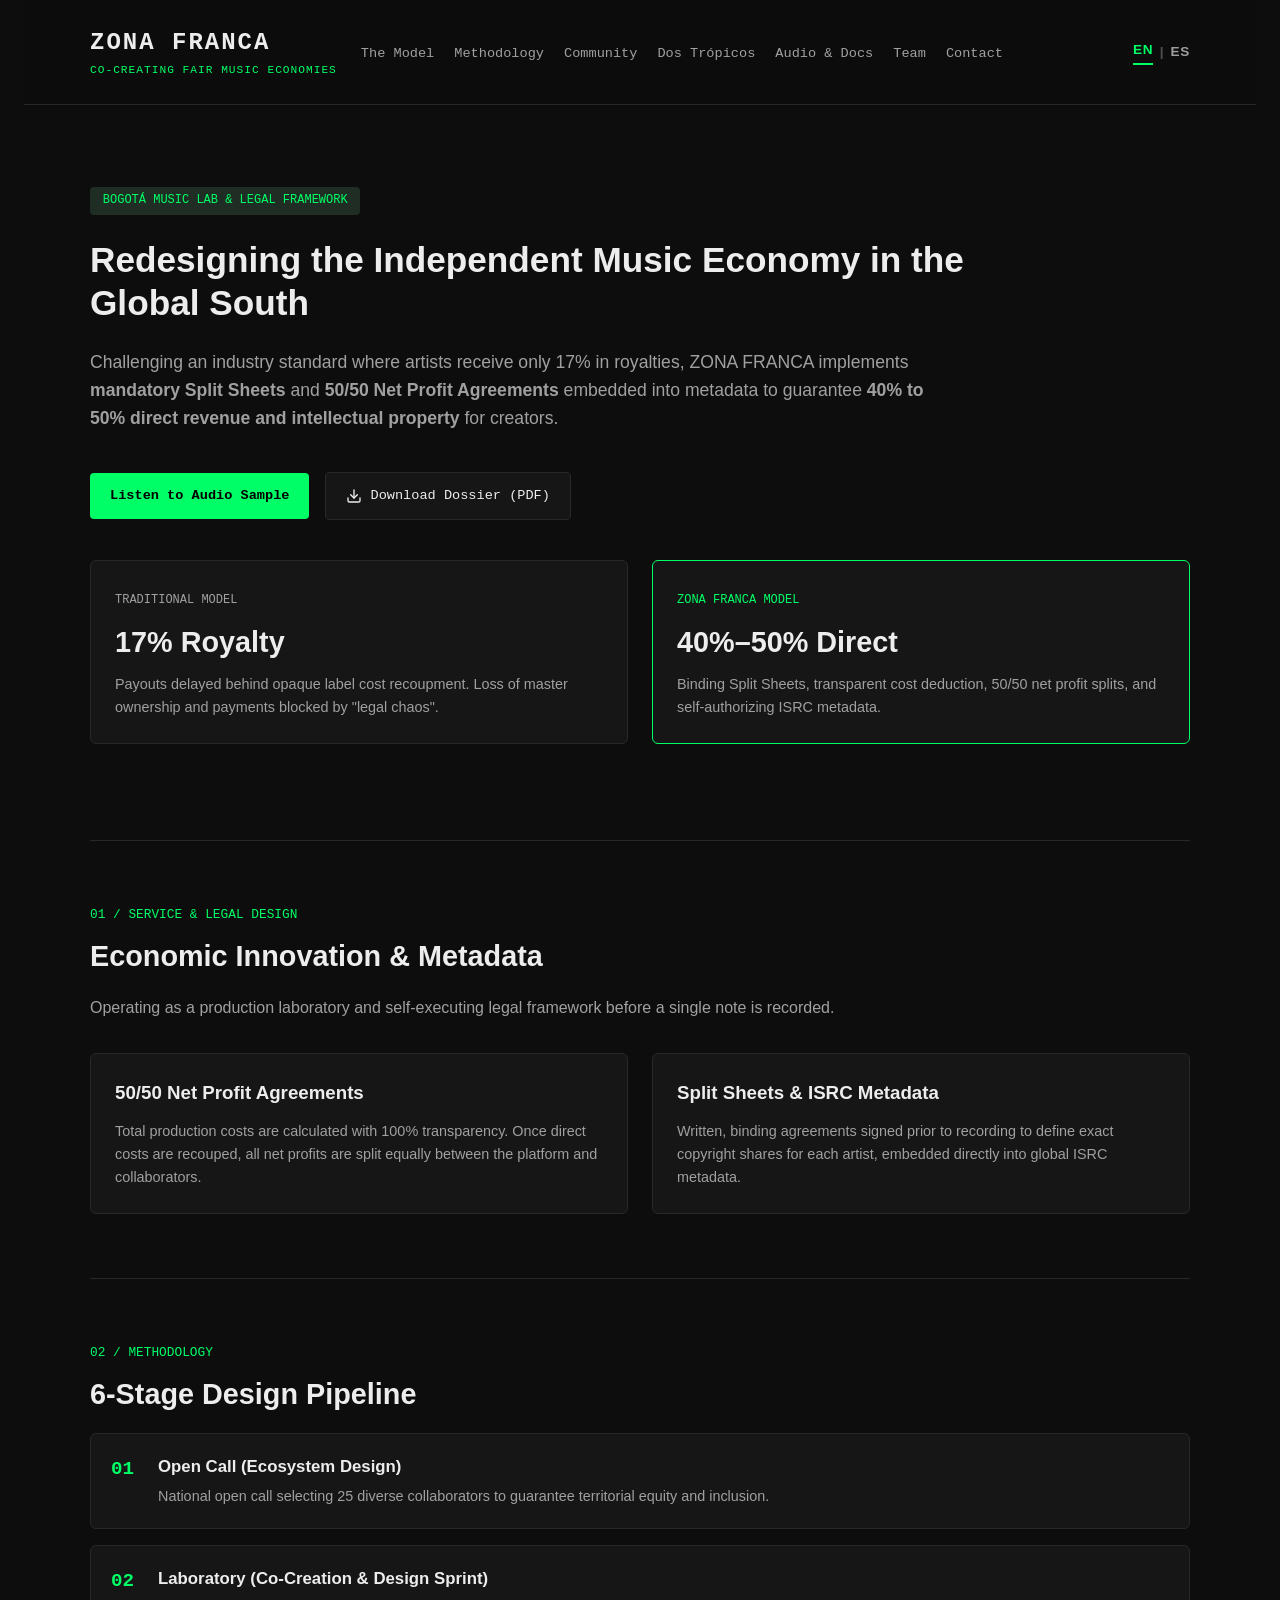
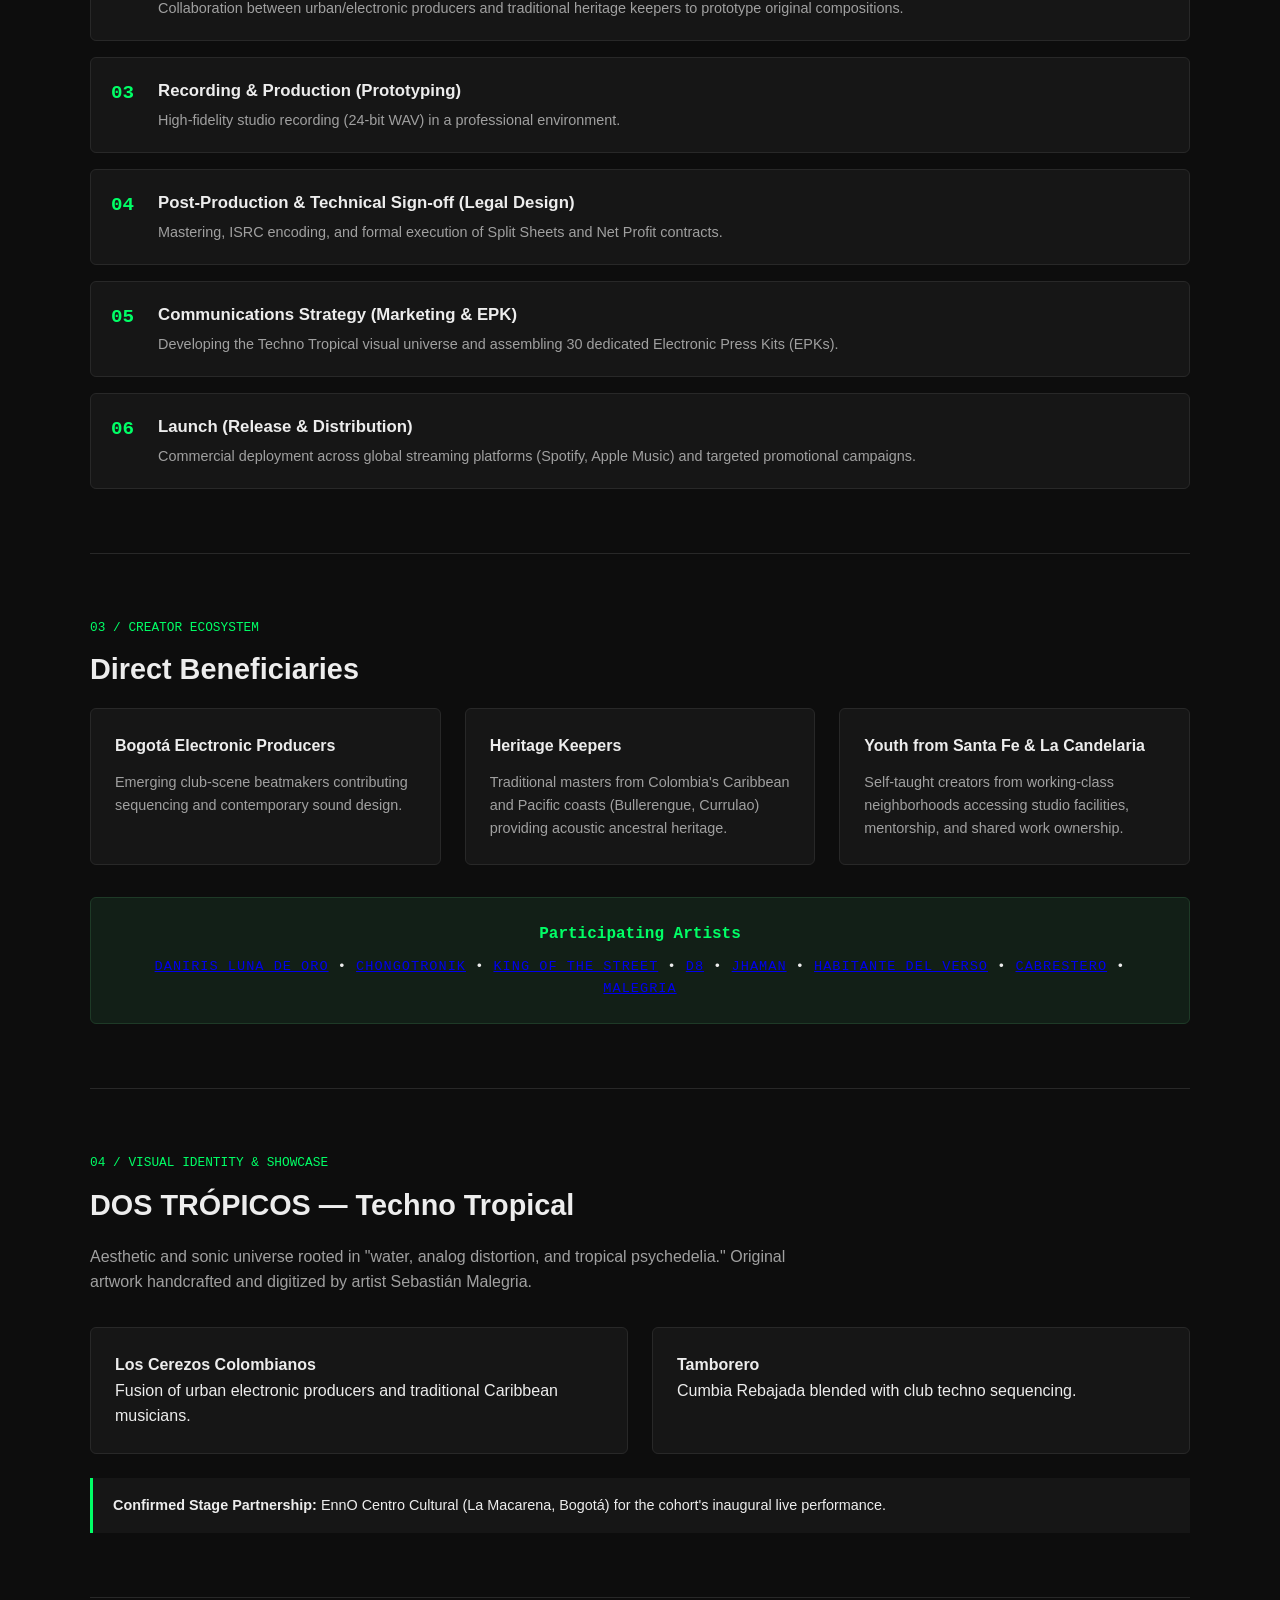
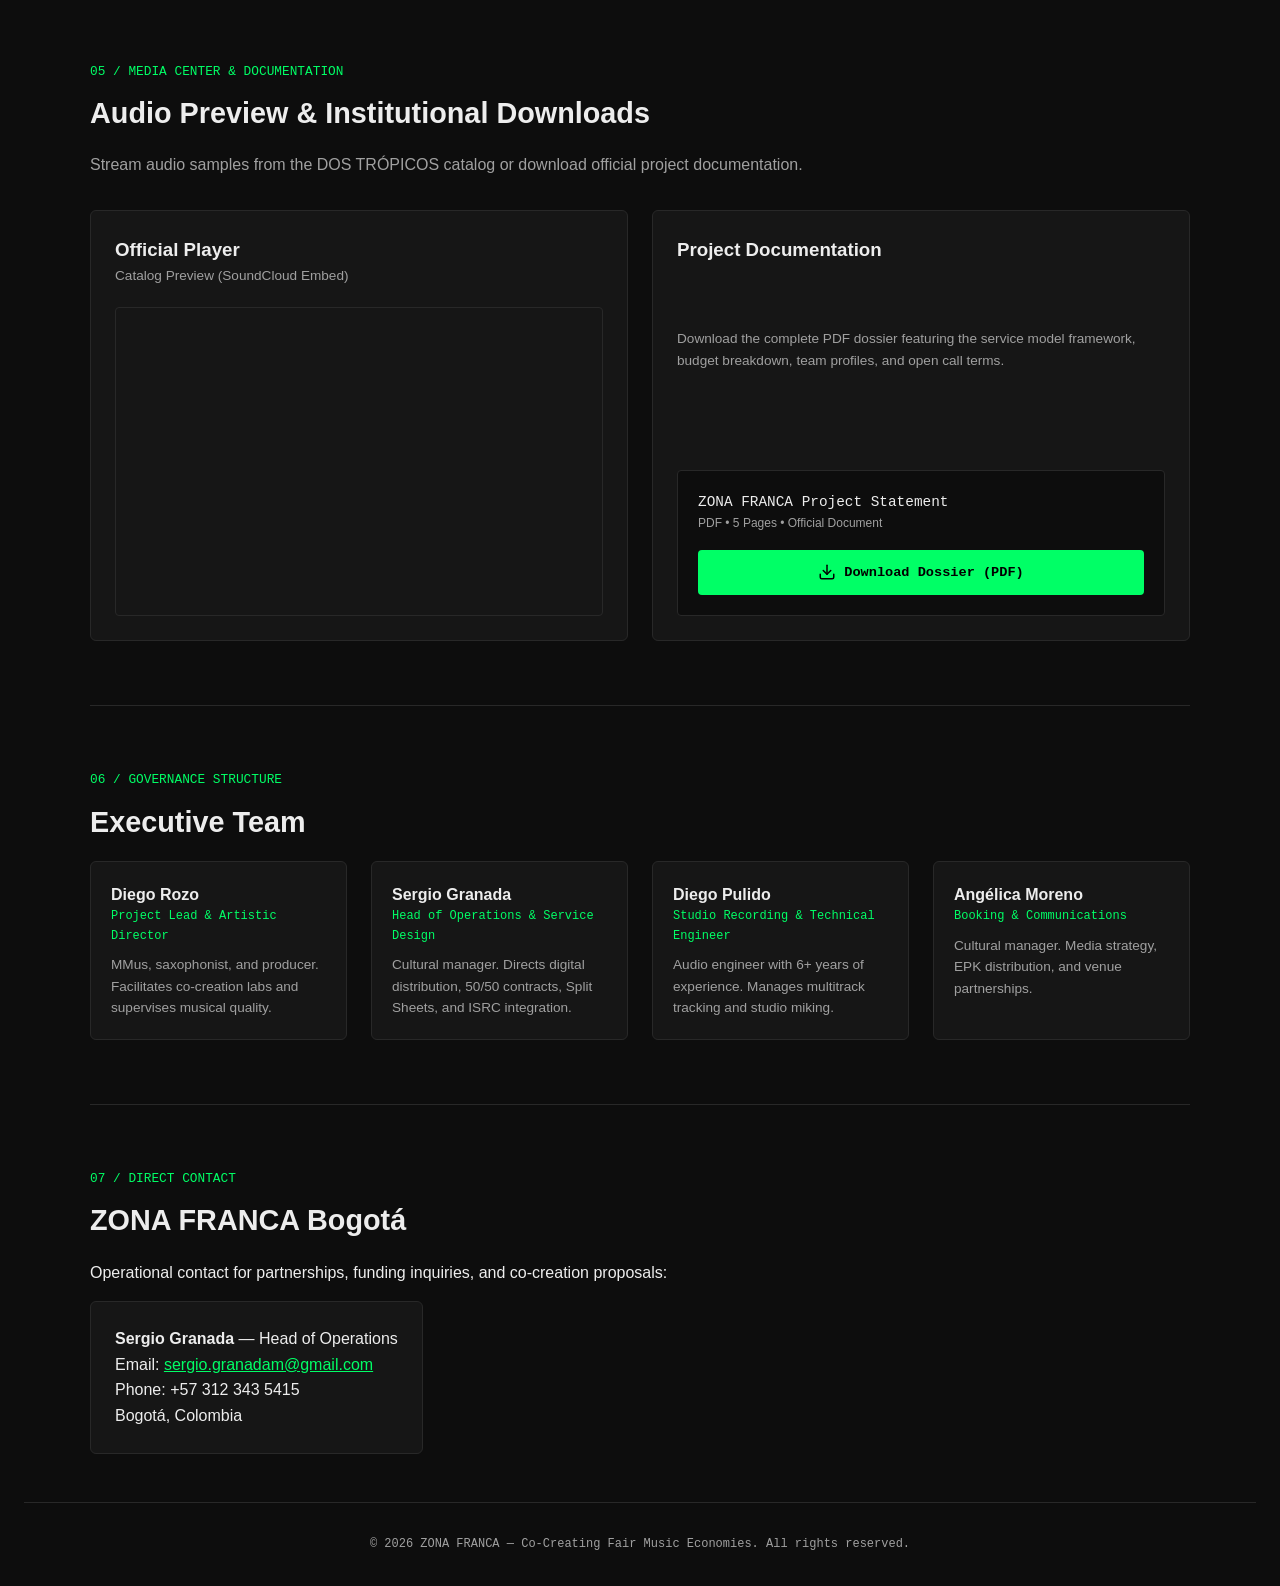
<file: index.html>
<!DOCTYPE html>
<html lang="en">
<head>
  <meta charset="utf-8">
  <meta name="viewport" content="width=device-width, initial-scale=1.0">
  <title>ZONA FRANCA — Co-Creating Fair Music Economies</title>
  <link rel="stylesheet" href="style.css">
</head>
<body>

  <!-- HEADER -->
  <header class="site-header">
    <div class="header-container">
      <div class="brand">
        <h1 class="site-title">ZONA FRANCA</h1>
        <p class="site-subtitle">CO-CREATING FAIR MUSIC ECONOMIES</p>
      </div>
      <nav class="main-nav">
        <ul>
          <li><a href="#model">The Model</a></li>
          <li><a href="#pipeline">Methodology</a></li>
          <li><a href="#ecosystem">Community</a></li>
          <li><a href="#showcase">Dos Trópicos</a></li>
          <li><a href="#media">Audio & Docs</a></li>
          <li><a href="#team">Team</a></li>
          <li><a href="#contact">Contact</a></li>
        </ul>
      </nav>
      <!-- LANGUAGE SWITCHER -->
      <div class="lang-switch">
        <span class="lang-active">EN</span>
        <span class="lang-divider">|</span>
        <a href="index-es.html" class="lang-link">ES</a>
      </div>
    </div>
  </header>

  <main class="content">

    <!-- HERO / MANIFESTO -->
    <section class="hero-section">
      <div class="badge">BOGOTÁ MUSIC LAB & LEGAL FRAMEWORK</div>
      <h2>Redesigning the Independent Music Economy in the Global South</h2>
      <p class="hero-text">
        Challenging an industry standard where artists receive only 17% in royalties, ZONA FRANCA implements <strong>mandatory Split Sheets</strong> and <strong>50/50 Net Profit Agreements</strong> embedded into metadata to guarantee <strong>40% to 50% direct revenue and intellectual property</strong> for creators.
      </p>
      
      <!-- ACTION BUTTONS -->
      <div class="hero-actions">
        <a href="#media" class="btn btn-primary">Listen to Audio Sample</a>
        <a href="https://drive.google.com/file/d/1igzDQqoMXu5knp7h2Ih2WfWjUNr4HtSh/view?usp=sharing" download class="btn btn-secondary">
          <svg width="16" height="16" viewBox="0 0 24 24" fill="none" stroke="currentColor" stroke-width="2" stroke-linecap="round" stroke-linejoin="round"><path d="M21 15v4a2 2 0 0 1-2 2H5a2 2 0 0 1-2-2v-4"/><polyline points="7 10 12 15 17 10"/><line x1="12" y1="15" x2="12" y2="3"/></svg>
          Download Dossier (PDF)
        </a>
      </div>

      <!-- COMPARISON CARD -->
      <div class="comparison-grid" style="margin-top: 2.5rem;">
        <div class="card card-traditional">
          <span class="card-tag">Traditional Model</span>
          <h3>17% Royalty</h3>
          <p>Payouts delayed behind opaque label cost recoupment. Loss of master ownership and payments blocked by "legal chaos".</p>
        </div>
        <div class="card card-zonafranca">
          <span class="card-tag highlight">ZONA FRANCA Model</span>
          <h3>40%–50% Direct</h3>
          <p>Binding Split Sheets, transparent cost deduction, 50/50 net profit splits, and self-authorizing ISRC metadata.</p>
        </div>
      </div>
    </section>

    <hr class="divider">

    <!-- SERVICE & LEGAL DESIGN -->
    <section id="model" class="section">
      <span class="section-label">01 / Service & Legal Design</span>
      <h2>Economic Innovation & Metadata</h2>
      <p class="section-intro">Operating as a production laboratory and self-executing legal framework before a single note is recorded.</p>
      
      <div class="grid-2col">
        <div class="feature-box">
          <h3>50/50 Net Profit Agreements</h3>
          <p>Total production costs are calculated with 100% transparency. Once direct costs are recouped, all net profits are split equally between the platform and collaborators.</p>
        </div>
        <div class="feature-box">
          <h3>Split Sheets & ISRC Metadata</h3>
          <p>Written, binding agreements signed prior to recording to define exact copyright shares for each artist, embedded directly into global ISRC metadata.</p>
        </div>
      </div>
    </section>

    <hr class="divider">

    <!-- 6-STAGE PIPELINE -->
    <section id="pipeline" class="section">
      <span class="section-label">02 / Methodology</span>
      <h2>6-Stage Design Pipeline</h2>

      <div class="pipeline-list">
        <div class="step">
          <div class="step-num">01</div>
          <div class="step-content">
            <h4>Open Call (Ecosystem Design)</h4>
            <p>National open call selecting 25 diverse collaborators to guarantee territorial equity and inclusion.</p>
          </div>
        </div>
        <div class="step">
          <div class="step-num">02</div>
          <div class="step-content">
            <h4>Laboratory (Co-Creation & Design Sprint)</h4>
            <p>Collaboration between urban/electronic producers and traditional heritage keepers to prototype original compositions.</p>
          </div>
        </div>
        <div class="step">
          <div class="step-num">03</div>
          <div class="step-content">
            <h4>Recording & Production (Prototyping)</h4>
            <p>High-fidelity studio recording (24-bit WAV) in a professional environment.</p>
          </div>
        </div>
        <div class="step">
          <div class="step-num">04</div>
          <div class="step-content">
            <h4>Post-Production & Technical Sign-off (Legal Design)</h4>
            <p>Mastering, ISRC encoding, and formal execution of Split Sheets and Net Profit contracts.</p>
          </div>
        </div>
        <div class="step">
          <div class="step-num">05</div>
          <div class="step-content">
            <h4>Communications Strategy (Marketing & EPK)</h4>
            <p>Developing the Techno Tropical visual universe and assembling 30 dedicated Electronic Press Kits (EPKs).</p>
          </div>
        </div>
        <div class="step">
          <div class="step-num">06</div>
          <div class="step-content">
            <h4>Launch (Release & Distribution)</h4>
            <p>Commercial deployment across global streaming platforms (Spotify, Apple Music) and targeted promotional campaigns.</p>
          </div>
        </div>
      </div>
    </section>

    <hr class="divider">

    <!-- BENEFICIARIES & COMMUNITY -->
    <section id="ecosystem" class="section">
      <span class="section-label">03 / Creator Ecosystem</span>
      <h2>Direct Beneficiaries</h2>

      <div class="grid-3col">
        <div class="card-simple">
          <h4>Bogotá Electronic Producers</h4>
          <p>Emerging club-scene beatmakers contributing sequencing and contemporary sound design.</p>
        </div>
        <div class="card-simple">
          <h4>Heritage Keepers</h4>
          <p>Traditional masters from Colombia's Caribbean and Pacific coasts (Bullerengue, Currulao) providing acoustic ancestral heritage.</p>
        </div>
        <div class="card-simple">
          <h4>Youth from Santa Fe & La Candelaria</h4>
          <p>Self-taught creators from working-class neighborhoods accessing studio facilities, mentorship, and shared work ownership.</p>
        </div>
      </div>

      <div class="roster-box">
  <h3>Participating Artists</h3>
  <p class="roster-names">
    <a href="https://www.instagram.com/daniris.luna_de.oro?igsh=MTJxcXZlaXVqbjZ1cg==" target="_blank" rel="noopener noreferrer">DANIRIS LUNA DE ORO</a> • 
    <a href="https://www.instagram.com/chongodecolombia?igsh=ZDZ0d3c4NnI3aHJv" target="_blank" rel="noopener noreferrer">CHONGOTRONIK</a> • 
    <a href="https://www.facebook.com/kingofthestreetco/?locale=es_LA" target="_blank" rel="noopener noreferrer">KING OF THE STREET</a> • 
    <a href="https://www.youtube.com/watch?si=HxeI3oUMMyOxibmJ&v=F38U8awRQ-g&feature=youtu.be" target="_blank" rel="noopener noreferrer">D8</a> • 
    <a href="https://magnitudebeats.bandcamp.com/album/te-pusiste-sexy" target="_blank" rel="noopener noreferrer">JHAMAN</a> • 
    <a href="https://youtu.be/jFLrXGhe92U?si=eyng8BSmaRNlZm7h" target="_blank" rel="noopener noreferrer">HABITANTE DEL VERSO</a> • 
    <a href="https://youtu.be/bdfN3wOTxxI?si=G1qNMtPmfbHbQjhQ" target="_blank" rel="noopener noreferrer">CABRESTERO</a> • 
    <a href="https://www.instagram.com/sebastian_malegria/?hl=en" target="_blank" rel="noopener noreferrer">MALEGRIA</a>
  </p>
</div>
    </section>

    <hr class="divider">

    <!-- FLAGSHIP PROJECT & VISUAL DESIGN -->
    <section id="showcase" class="section">
      <span class="section-label">04 / Visual Identity & Showcase</span>
      <h2>DOS TRÓPICOS — Techno Tropical</h2>
      <p class="section-intro">Aesthetic and sonic universe rooted in "water, analog distortion, and tropical psychedelia." Original artwork handcrafted and digitized by artist Sebastián Malegria.</p>

      <div class="tracks-grid">
        <div class="track-card">
          <h4>Los Cerezos Colombianos</h4>
          <p>Fusion of urban electronic producers and traditional Caribbean musicians.</p>
        </div>
        <div class="track-card">
          <h4>Tamborero</h4>
          <p>Cumbia Rebajada blended with club techno sequencing.</p>
        </div>
      </div>

      <div class="alliance-box">
        <p><strong>Confirmed Stage Partnership:</strong> EnnO Centro Cultural (La Macarena, Bogotá) for the cohort's inaugural live performance.</p>
      </div>
    </section>

    <hr class="divider">

    <!-- MEDIA PLAYER & DOWNLOADS -->
    <section id="media" class="section">
      <span class="section-label">05 / Media Center & Documentation</span>
      <h2>Audio Preview & Institutional Downloads</h2>
      <p class="section-intro">Stream audio samples from the DOS TRÓPICOS catalog or download official project documentation.</p>

      <div class="grid-2col">
        <!-- AUDIO PLAYER BOX -->
        <div class="media-card">
          <h3>Official Player</h3>
          <p class="media-sub">Catalog Preview (SoundCloud Embed)</p>
          <div class="audio-embed-wrapper">
            <iframe width="100%" height="300" scrolling="no" frameborder="no" allow="autoplay" 
              src="https://w.soundcloud.com/player/?url=https%3A%2F%2Fsoundcloud.com%2Fdostropicos%2Flos-cerezos-colombianos&color=%23ff5500&auto_play=false&hide_related=false&show_comments=true&show_user=true&show_reposts=false&show_teaser=true">
            </iframe>
          </div>
        </div>

        <!-- DOWNLOAD BOX -->
        <div class="download-card">
          <h3>Project Documentation</h3>
          <p class="download-desc">Download the complete PDF dossier featuring the service model framework, budget breakdown, team profiles, and open call terms.</p>

          <div class="download-action-box">
            <div class="doc-meta">
              <span class="doc-title">ZONA FRANCA Project Statement</span>
              <span class="doc-info">PDF • 5 Pages • Official Document</span>
            </div>
            <a href="https://drive.google.com/file/d/1igzDQqoMXu5knp7h2Ih2WfWjUNr4HtSh/view?usp=sharing" download class="btn btn-primary btn-block">
              <svg width="18" height="18" viewBox="0 0 24 24" fill="none" stroke="currentColor" stroke-width="2" stroke-linecap="round" stroke-linejoin="round"><path d="M21 15v4a2 2 0 0 1-2 2H5a2 2 0 0 1-2-2v-4"/><polyline points="7 10 12 15 17 10"/><line x1="12" y1="15" x2="12" y2="3"/></svg>
              Download Dossier (PDF)
            </a>
          </div>
        </div>
      </div>
    </section>

    <hr class="divider">

    <!-- TEAM & GOVERNANCE -->
    <section id="team" class="section">
      <span class="section-label">06 / Governance Structure</span>
      <h2>Executive Team</h2>

      <div class="team-grid">
        <div class="team-member">
          <h4>Diego Rozo</h4>
          <span class="role">Project Lead & Artistic Director</span>
          <p>MMus, saxophonist, and producer. Facilitates co-creation labs and supervises musical quality.</p>
        </div>
        <div class="team-member">
          <h4>Sergio Granada</h4>
          <span class="role">Head of Operations & Service Design</span>
          <p>Cultural manager. Directs digital distribution, 50/50 contracts, Split Sheets, and ISRC integration.</p>
        </div>
        <div class="team-member">
          <h4>Diego Pulido</h4>
          <span class="role">Studio Recording & Technical Engineer</span>
          <p>Audio engineer with 6+ years of experience. Manages multitrack tracking and studio miking.</p>
        </div>
        <div class="team-member">
          <h4>Angélica Moreno</h4>
          <span class="role">Booking & Communications</span>
          <p>Cultural manager. Media strategy, EPK distribution, and venue partnerships.</p>
        </div>
      </div>
    </section>

    <hr class="divider">

    <!-- CONTACT & FOOTER -->
    <section id="contact" class="section contact-section">
      <span class="section-label">07 / Direct Contact</span>
      <h2>ZONA FRANCA Bogotá</h2>
      <p>Operational contact for partnerships, funding inquiries, and co-creation proposals:</p>
      
      <div class="contact-card">
        <p><strong>Sergio Granada</strong> — Head of Operations</p>
        <p>Email: <a href="mailto:sergio.granadam@gmail.com">sergio.granadam@gmail.com</a></p>
        <p>Phone: +57 312 343 5415</p>
        <p>Bogotá, Colombia</p>
      </div>
    </section>

  </main>

  <footer class="site-footer">
    <p>&copy; 2026 ZONA FRANCA — Co-Creating Fair Music Economies. All rights reserved.</p>
  </footer>

</body>
</html>
</file>
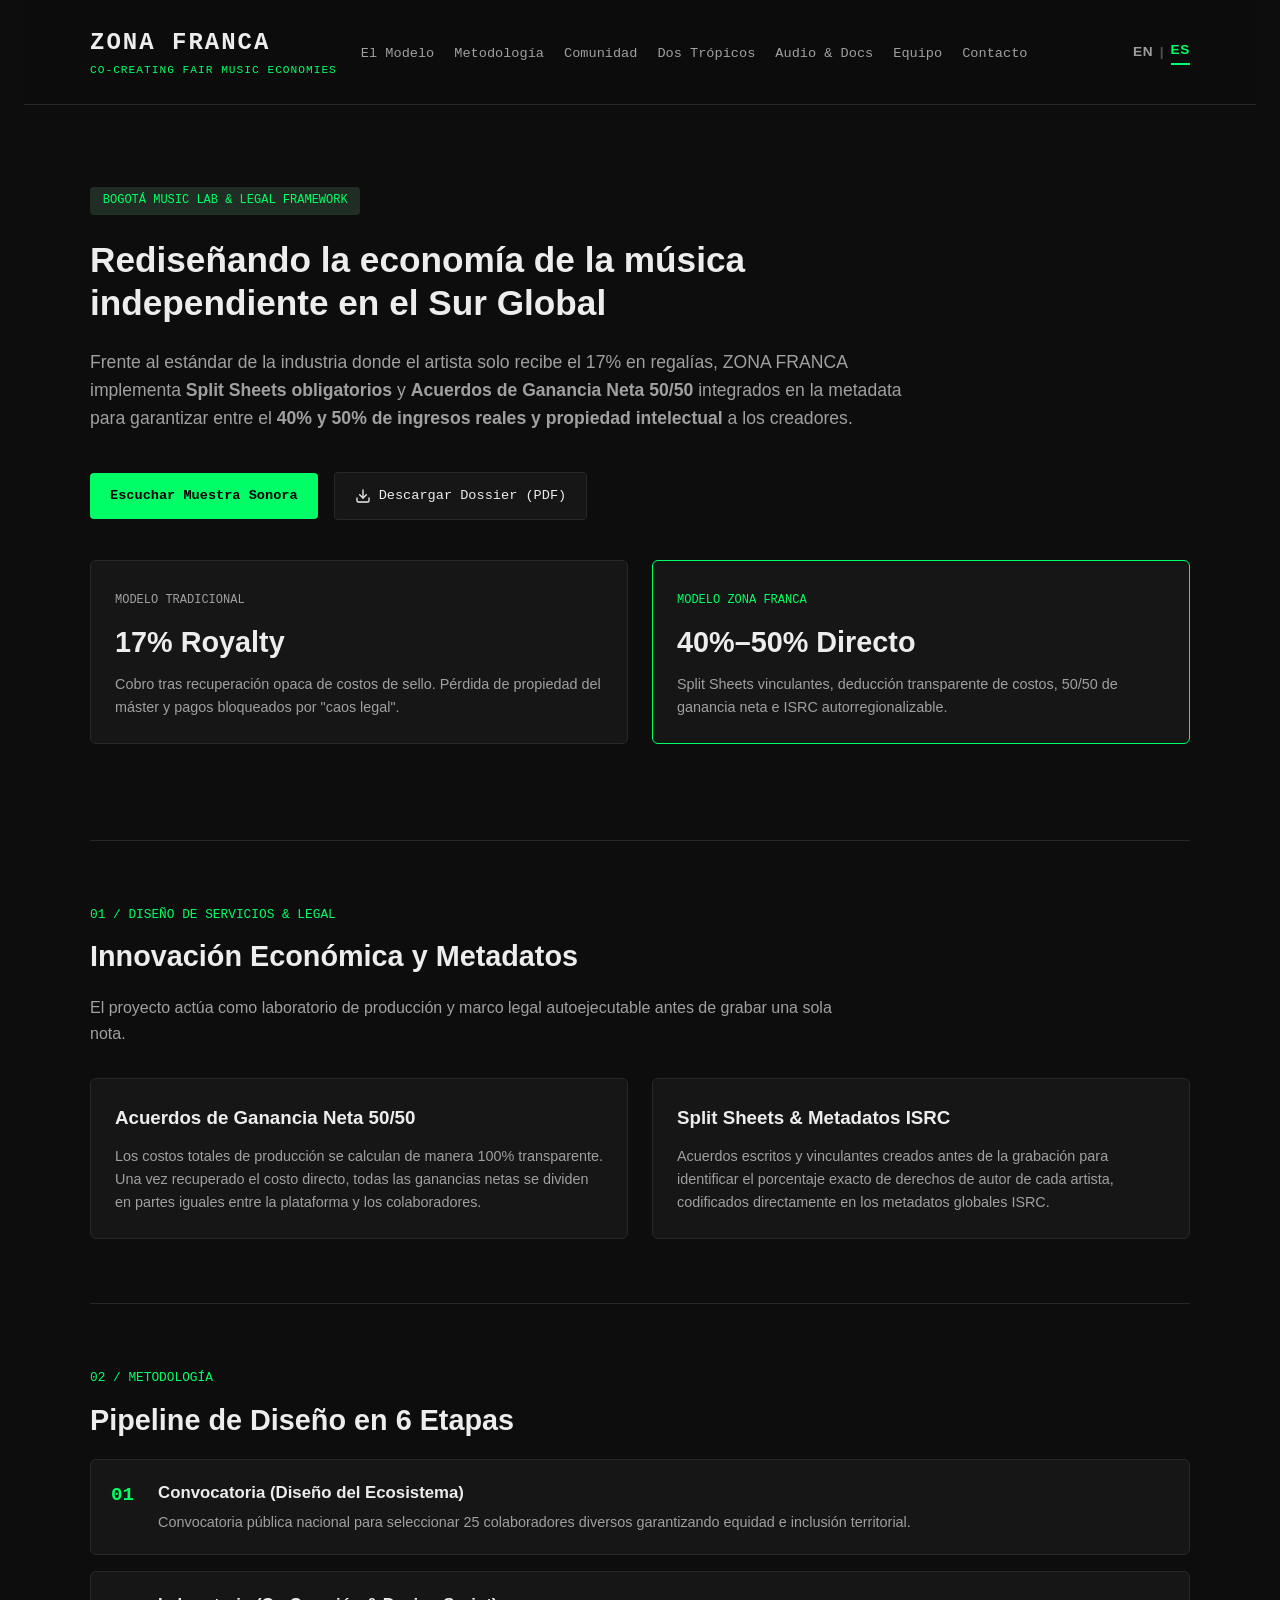
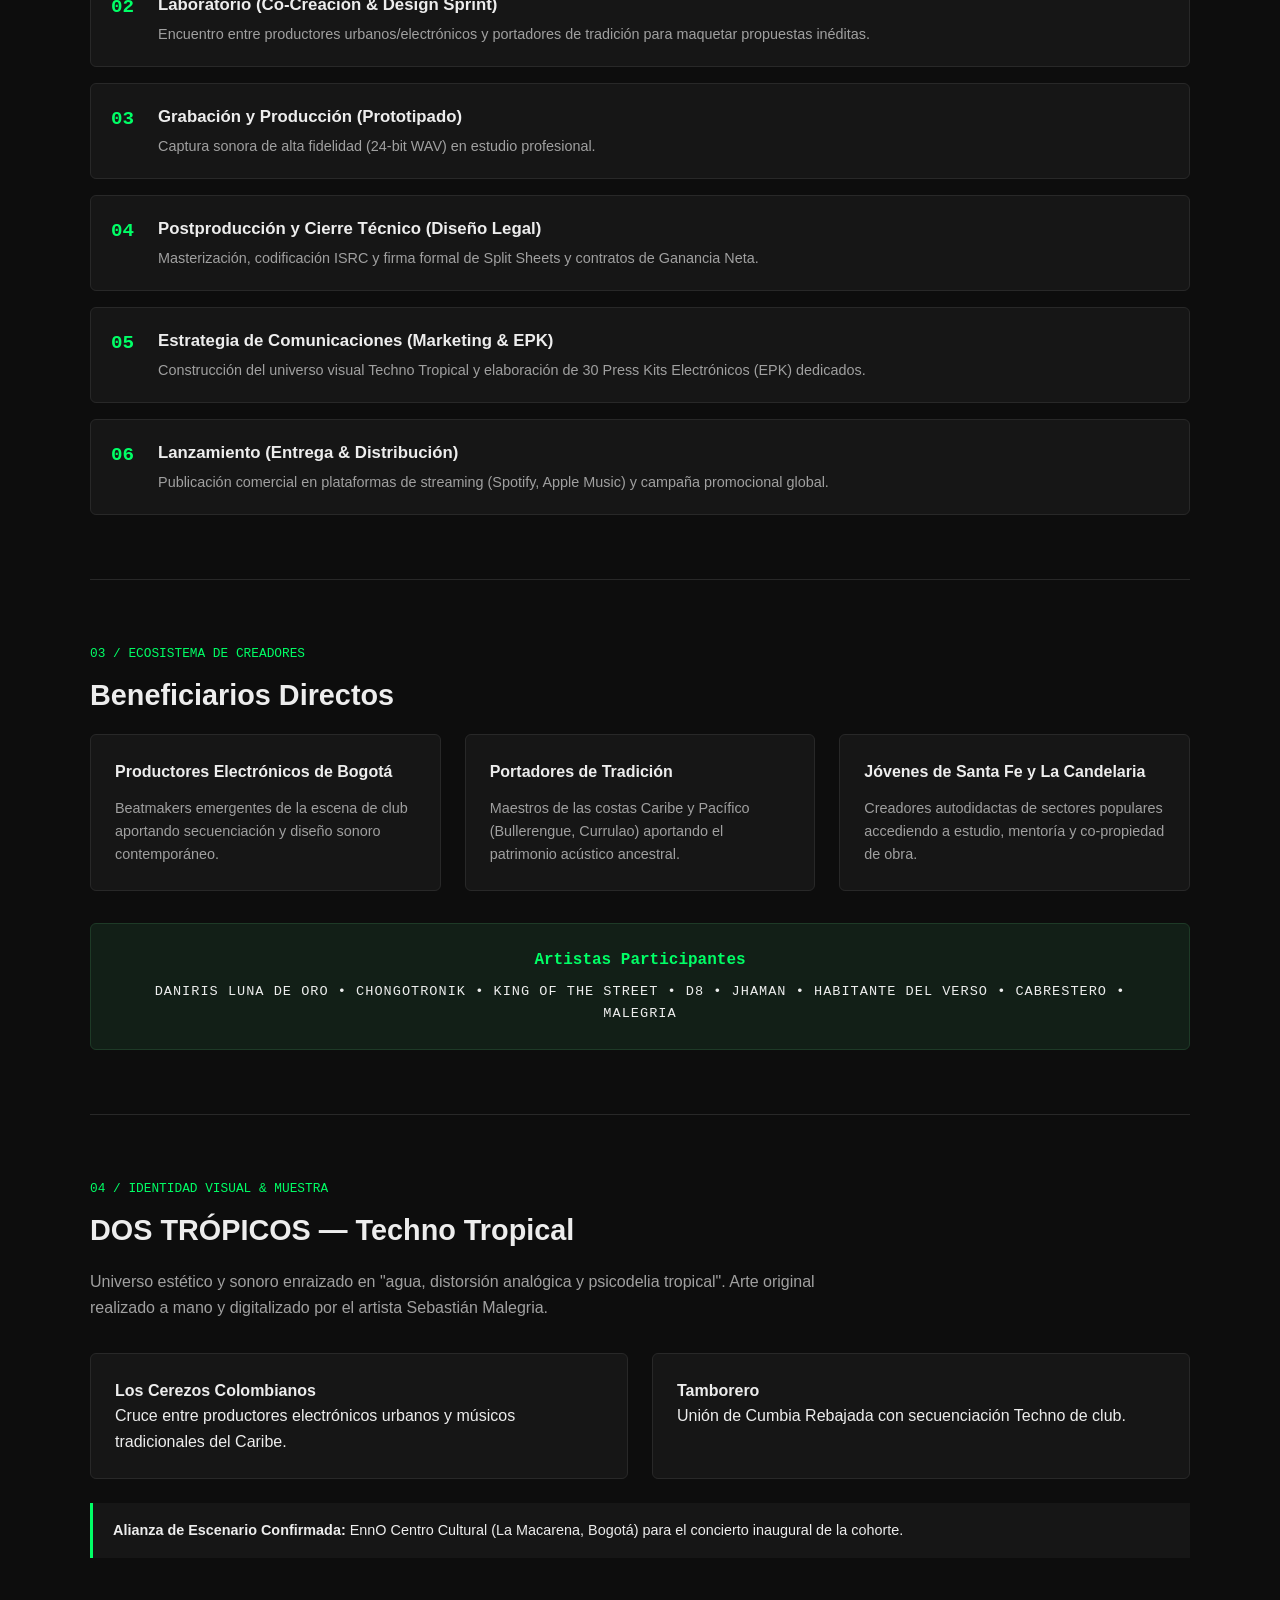
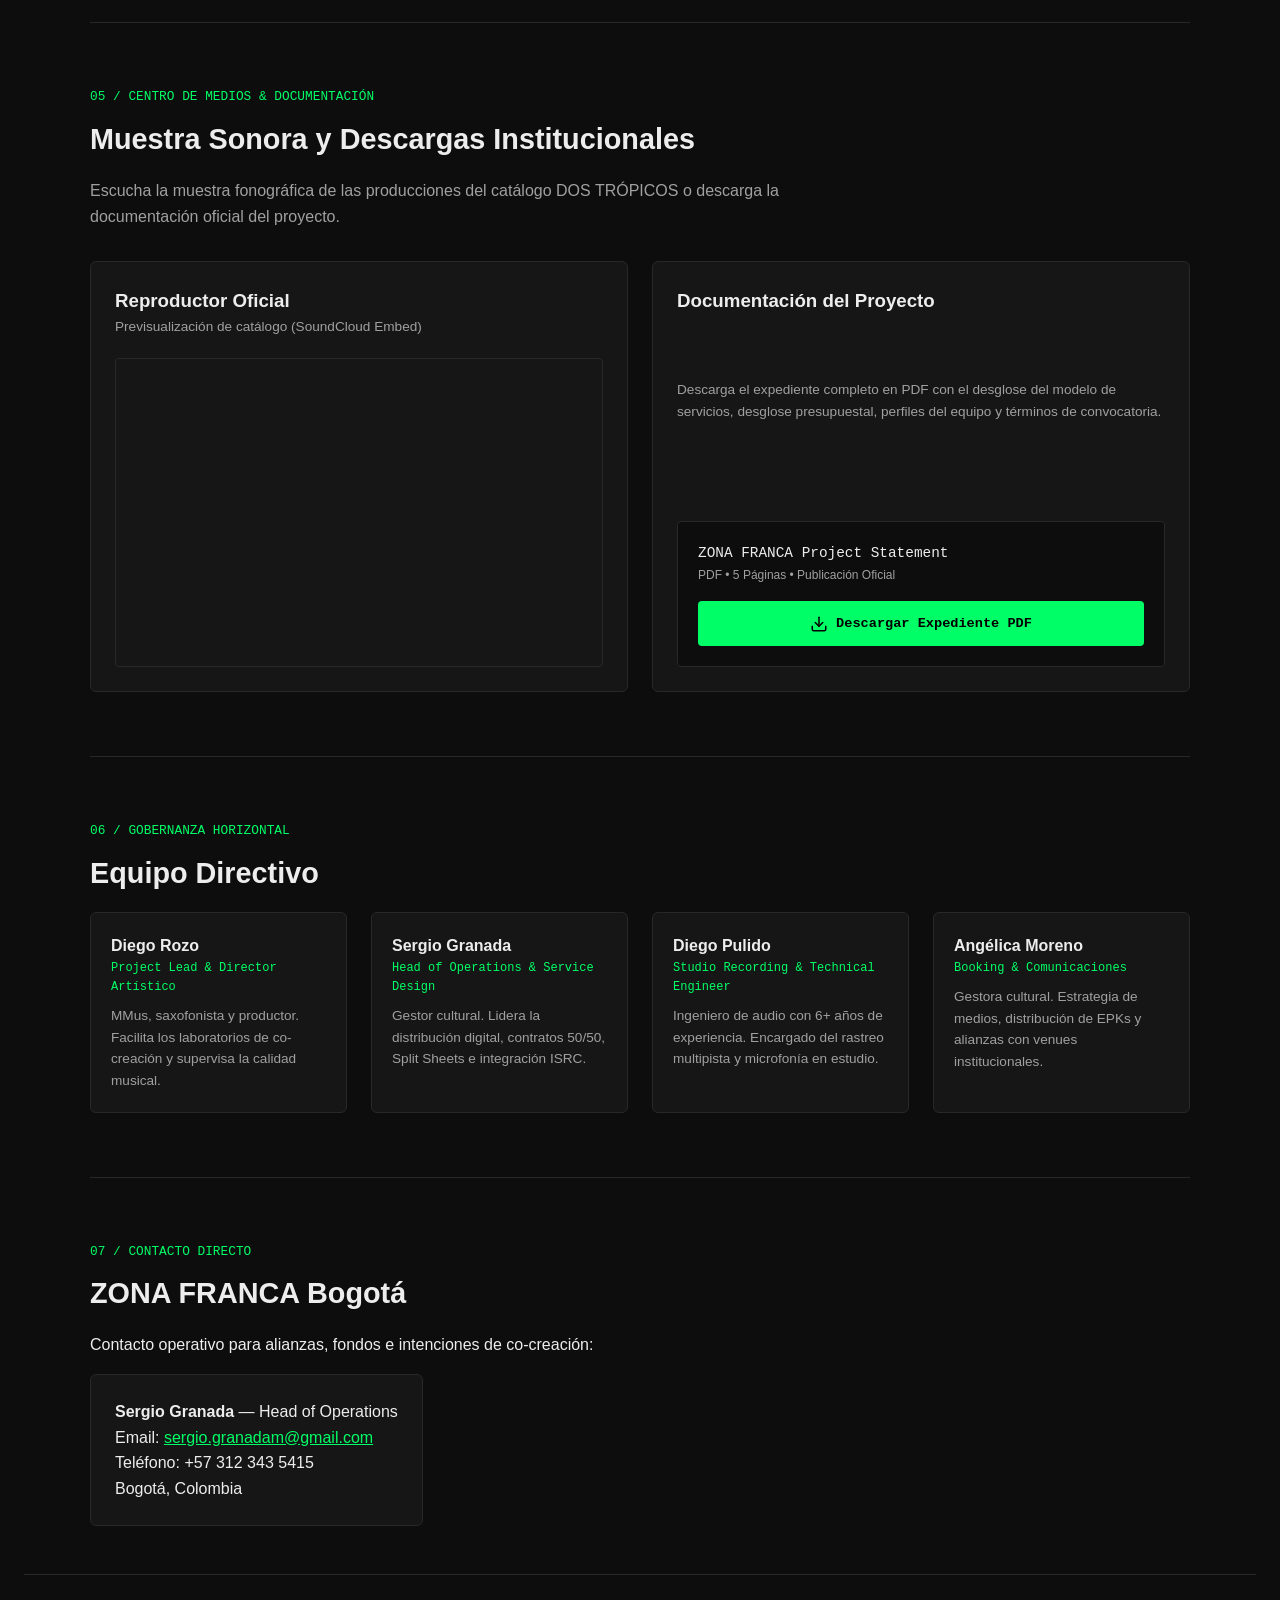
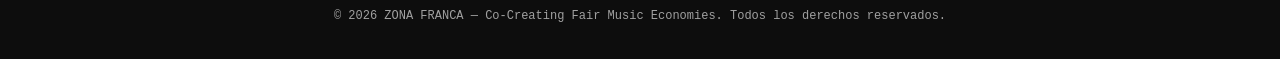
<file: index-es.html>
<!DOCTYPE html>
<html lang="es">
<head>
  <meta charset="utf-8">
  <meta name="viewport" content="width=device-width, initial-scale=1.0">
  <title>ZONA FRANCA — Co-Creating Fair Music Economies</title>
  <link rel="stylesheet" href="style.css">
</head>
<body>

  <!-- HEADER -->
  <header class="site-header">
    <div class="header-container">
      <div class="brand">
        <h1 class="site-title">ZONA FRANCA</h1>
        <p class="site-subtitle">CO-CREATING FAIR MUSIC ECONOMIES</p>
      </div>
      <nav class="main-nav">
        <ul>
          <li><a href="#model">El Modelo</a></li>
          <li><a href="#pipeline">Metodología</a></li>
          <li><a href="#ecosystem">Comunidad</a></li>
          <li><a href="#showcase">Dos Trópicos</a></li>
          <li><a href="#media">Audio & Docs</a></li>
          <li><a href="#team">Equipo</a></li>
          <li><a href="#contact">Contacto</a></li>
        </ul>
      </nav>
      <!-- LANGUAGE SWITCHER -->
      <div class="lang-switch">
        <a href="index.html" class="lang-link">EN</a>
        <span class="lang-divider">|</span>
        <span class="lang-active">ES</span>
      </div>
    </div>
  </header>

  <main class="content">

    <!-- HERO / MANIFESTO -->
    <section class="hero-section">
      <div class="badge">BOGOTÁ MUSIC LAB & LEGAL FRAMEWORK</div>
      <h2>Rediseñando la economía de la música independiente en el Sur Global</h2>
      <p class="hero-text">
        Frente al estándar de la industria donde el artista solo recibe el 17% en regalías, ZONA FRANCA implementa <strong>Split Sheets obligatorios</strong> y <strong>Acuerdos de Ganancia Neta 50/50</strong> integrados en la metadata para garantizar entre el <strong>40% y 50% de ingresos reales y propiedad intelectual</strong> a los creadores.
      </p>
      
      <!-- ACTION BUTTONS -->
      <div class="hero-actions">
        <a href="#media" class="btn btn-primary">Escuchar Muestra Sonora</a>
        <a href="assets/ZONA_FRANCA_Project_Statement.pdf" download class="btn btn-secondary">
          <svg width="16" height="16" viewBox="0 0 24 24" fill="none" stroke="currentColor" stroke-width="2" stroke-linecap="round" stroke-linejoin="round"><path d="M21 15v4a2 2 0 0 1-2 2H5a2 2 0 0 1-2-2v-4"/><polyline points="7 10 12 15 17 10"/><line x1="12" y1="15" x2="12" y2="3"/></svg>
          Descargar Dossier (PDF)
        </a>
      </div>

      <!-- COMPARISON CARD -->
      <div class="comparison-grid" style="margin-top: 2.5rem;">
        <div class="card card-traditional">
          <span class="card-tag">Modelo Tradicional</span>
          <h3>17% Royalty</h3>
          <p>Cobro tras recuperación opaca de costos de sello. Pérdida de propiedad del máster y pagos bloqueados por "caos legal".</p>
        </div>
        <div class="card card-zonafranca">
          <span class="card-tag highlight">Modelo ZONA FRANCA</span>
          <h3>40%–50% Directo</h3>
          <p>Split Sheets vinculantes, deducción transparente de costos, 50/50 de ganancia neta e ISRC autorregionalizable.</p>
        </div>
      </div>
    </section>

    <hr class="divider">

    <!-- SERVICE & LEGAL DESIGN -->
    <section id="model" class="section">
      <span class="section-label">01 / Diseño de Servicios & Legal</span>
      <h2>Innovación Económica y Metadatos</h2>
      <p class="section-intro">El proyecto actúa como laboratorio de producción y marco legal autoejecutable antes de grabar una sola nota.</p>
      
      <div class="grid-2col">
        <div class="feature-box">
          <h3>Acuerdos de Ganancia Neta 50/50</h3>
          <p>Los costos totales de producción se calculan de manera 100% transparente. Una vez recuperado el costo directo, todas las ganancias netas se dividen en partes iguales entre la plataforma y los colaboradores.</p>
        </div>
        <div class="feature-box">
          <h3>Split Sheets & Metadatos ISRC</h3>
          <p>Acuerdos escritos y vinculantes creados antes de la grabación para identificar el porcentaje exacto de derechos de autor de cada artista, codificados directamente en los metadatos globales ISRC.</p>
        </div>
      </div>
    </section>

    <hr class="divider">

    <!-- 6-STAGE PIPELINE -->
    <section id="pipeline" class="section">
      <span class="section-label">02 / Metodología</span>
      <h2>Pipeline de Diseño en 6 Etapas</h2>

      <div class="pipeline-list">
        <div class="step">
          <div class="step-num">01</div>
          <div class="step-content">
            <h4>Convocatoria (Diseño del Ecosistema)</h4>
            <p>Convocatoria pública nacional para seleccionar 25 colaboradores diversos garantizando equidad e inclusión territorial.</p>
          </div>
        </div>
        <div class="step">
          <div class="step-num">02</div>
          <div class="step-content">
            <h4>Laboratorio (Co-Creación & Design Sprint)</h4>
            <p>Encuentro entre productores urbanos/electrónicos y portadores de tradición para maquetar propuestas inéditas.</p>
          </div>
        </div>
        <div class="step">
          <div class="step-num">03</div>
          <div class="step-content">
            <h4>Grabación y Producción (Prototipado)</h4>
            <p>Captura sonora de alta fidelidad (24-bit WAV) en estudio profesional.</p>
          </div>
        </div>
        <div class="step">
          <div class="step-num">04</div>
          <div class="step-content">
            <h4>Postproducción y Cierre Técnico (Diseño Legal)</h4>
            <p>Masterización, codificación ISRC y firma formal de Split Sheets y contratos de Ganancia Neta.</p>
          </div>
        </div>
        <div class="step">
          <div class="step-num">05</div>
          <div class="step-content">
            <h4>Estrategia de Comunicaciones (Marketing & EPK)</h4>
            <p>Construcción del universo visual Techno Tropical y elaboración de 30 Press Kits Electrónicos (EPK) dedicados.</p>
          </div>
        </div>
        <div class="step">
          <div class="step-num">06</div>
          <div class="step-content">
            <h4>Lanzamiento (Entrega & Distribución)</h4>
            <p>Publicación comercial en plataformas de streaming (Spotify, Apple Music) y campaña promocional global.</p>
          </div>
        </div>
      </div>
    </section>

    <hr class="divider">

    <!-- BENEFICIARIES & COMMUNITY -->
    <section id="ecosystem" class="section">
      <span class="section-label">03 / Ecosistema de Creadores</span>
      <h2>Beneficiarios Directos</h2>

      <div class="grid-3col">
        <div class="card-simple">
          <h4>Productores Electrónicos de Bogotá</h4>
          <p>Beatmakers emergentes de la escena de club aportando secuenciación y diseño sonoro contemporáneo.</p>
        </div>
        <div class="card-simple">
          <h4>Portadores de Tradición</h4>
          <p>Maestros de las costas Caribe y Pacífico (Bullerengue, Currulao) aportando el patrimonio acústico ancestral.</p>
        </div>
        <div class="card-simple">
          <h4>Jóvenes de Santa Fe y La Candelaria</h4>
          <p>Creadores autodidactas de sectores populares accediendo a estudio, mentoría y co-propiedad de obra.</p>
        </div>
      </div>

      <div class="roster-box">
        <h3>Artistas Participantes</h3>
        <p class="roster-names">DANIRIS LUNA DE ORO • CHONGOTRONIK • KING OF THE STREET • D8 • JHAMAN • HABITANTE DEL VERSO • CABRESTERO • MALEGRIA</p>
      </div>
    </section>

    <hr class="divider">

    <!-- FLAGSHIP PROJECT & VISUAL DESIGN -->
    <section id="showcase" class="section">
      <span class="section-label">04 / Identidad Visual & Muestra</span>
      <h2>DOS TRÓPICOS — Techno Tropical</h2>
      <p class="section-intro">Universo estético y sonoro enraizado en "agua, distorsión analógica y psicodelia tropical". Arte original realizado a mano y digitalizado por el artista Sebastián Malegria.</p>

      <div class="tracks-grid">
        <div class="track-card">
          <h4>Los Cerezos Colombianos</h4>
          <p>Cruce entre productores electrónicos urbanos y músicos tradicionales del Caribe.</p>
        </div>
        <div class="track-card">
          <h4>Tamborero</h4>
          <p>Unión de Cumbia Rebajada con secuenciación Techno de club.</p>
        </div>
      </div>

      <div class="alliance-box">
        <p><strong>Alianza de Escenario Confirmada:</strong> EnnO Centro Cultural (La Macarena, Bogotá) para el concierto inaugural de la cohorte.</p>
      </div>
    </section>

    <hr class="divider">

    <!-- MEDIA PLAYER & DOWNLOADS -->
    <section id="media" class="section">
      <span class="section-label">05 / Centro de Medios & Documentación</span>
      <h2>Muestra Sonora y Descargas Institucionales</h2>
      <p class="section-intro">Escucha la muestra fonográfica de las producciones del catálogo DOS TRÓPICOS o descarga la documentación oficial del proyecto.</p>

      <div class="grid-2col">
        <!-- AUDIO PLAYER BOX -->
        <div class="media-card">
          <h3>Reproductor Oficial</h3>
          <p class="media-sub">Previsualización de catálogo (SoundCloud Embed)</p>
          <div class="audio-embed-wrapper">
            <iframe width="100%" height="300" scrolling="no" frameborder="no" allow="autoplay" 
              src="https://w.soundcloud.com/player/?url=https%3A//api.soundcloud.com/tracks/141353498&color=%2300ff66&auto_play=false&hide_related=true&show_comments=false&show_user=true&show_reposts=false&show_teaser=false">
            </iframe>
          </div>
        </div>

        <!-- DOWNLOAD BOX -->
        <div class="download-card">
          <h3>Documentación del Proyecto</h3>
          <p class="download-desc">Descarga el expediente completo en PDF con el desglose del modelo de servicios, desglose presupuestal, perfiles del equipo y términos de convocatoria.</p>

          <div class="download-action-box">
            <div class="doc-meta">
              <span class="doc-title">ZONA FRANCA Project Statement</span>
              <span class="doc-info">PDF • 5 Páginas • Publicación Oficial</span>
            </div>
            <a href="assets/ZONA_FRANCA_Project_Statement.pdf" download class="btn btn-primary btn-block">
              <svg width="18" height="18" viewBox="0 0 24 24" fill="none" stroke="currentColor" stroke-width="2" stroke-linecap="round" stroke-linejoin="round"><path d="M21 15v4a2 2 0 0 1-2 2H5a2 2 0 0 1-2-2v-4"/><polyline points="7 10 12 15 17 10"/><line x1="12" y1="15" x2="12" y2="3"/></svg>
              Descargar Expediente PDF
            </a>
          </div>
        </div>
      </div>
    </section>

    <hr class="divider">

    <!-- TEAM & GOVERNANCE -->
    <section id="team" class="section">
      <span class="section-label">06 / Gobernanza Horizontal</span>
      <h2>Equipo Directivo</h2>

      <div class="team-grid">
        <div class="team-member">
          <h4>Diego Rozo</h4>
          <span class="role">Project Lead & Director Artístico</span>
          <p>MMus, saxofonista y productor. Facilita los laboratorios de co-creación y supervisa la calidad musical.</p>
        </div>
        <div class="team-member">
          <h4>Sergio Granada</h4>
          <span class="role">Head of Operations & Service Design</span>
          <p>Gestor cultural. Lidera la distribución digital, contratos 50/50, Split Sheets e integración ISRC.</p>
        </div>
        <div class="team-member">
          <h4>Diego Pulido</h4>
          <span class="role">Studio Recording & Technical Engineer</span>
          <p>Ingeniero de audio con 6+ años de experiencia. Encargado del rastreo multipista y microfonía en estudio.</p>
        </div>
        <div class="team-member">
          <h4>Angélica Moreno</h4>
          <span class="role">Booking & Comunicaciones</span>
          <p>Gestora cultural. Estrategia de medios, distribución de EPKs y alianzas con venues institucionales.</p>
        </div>
      </div>
    </section>

    <hr class="divider">

    <!-- CONTACT & FOOTER -->
    <section id="contact" class="section contact-section">
      <span class="section-label">07 / Contacto Directo</span>
      <h2>ZONA FRANCA Bogotá</h2>
      <p>Contacto operativo para alianzas, fondos e intenciones de co-creación:</p>
      
      <div class="contact-card">
        <p><strong>Sergio Granada</strong> — Head of Operations</p>
        <p>Email: <a href="mailto:sergio.granadam@gmail.com">sergio.granadam@gmail.com</a></p>
        <p>Teléfono: +57 312 343 5415</p>
        <p>Bogotá, Colombia</p>
      </div>
    </section>

  </main>

  <footer class="site-footer">
    <p>&copy; 2026 ZONA FRANCA — Co-Creating Fair Music Economies. Todos los derechos reservados.</p>
  </footer>

</body>
</html>
</file>
<file: style.css>
:root {
  --bg-color: #0d0d0d;
  --panel-bg: #161616;
  --border-color: #282828;
  --text-main: #ededed;
  --text-muted: #a0a0a0;
  --accent-green: #00ff66;
  --font-sans: -apple-system, BlinkMacSystemFont, "Segoe UI", Roboto, Helvetica, Arial, sans-serif;
  --font-mono: "SFMono-Regular", Consolas, "Liberation Mono", Menlo, monospace;
}

* {
  box-sizing: border-box;
  margin: 0;
  padding: 0;
}

body {
  background-color: var(--bg-color);
  color: var(--text-main);
  font-family: var(--font-sans);
  line-height: 1.6;
  padding: 0 1.5rem;
}

/* HEADER & NAV */
.site-header {
  border-bottom: 1px solid var(--border-color);
  padding: 1.5rem 0;
  position: sticky;
  top: 0;
  background-color: rgba(13, 13, 13, 0.95);
  backdrop-filter: blur(8px);
  z-index: 100;
}

.header-container {
  max-width: 1100px;
  margin: 0 auto;
  display: flex;
  justify-content: space-between;
  align-items: center;
  flex-wrap: wrap;
  gap: 1rem;
}

.site-title {
  font-family: var(--font-mono);
  font-size: 1.5rem;
  letter-spacing: 2px;
}

.site-subtitle {
  font-size: 0.7rem;
  color: var(--accent-green);
  font-family: var(--font-mono);
  letter-spacing: 1px;
}

.main-nav ul {
  display: flex;
  gap: 1.25rem;
  list-style: none;
}

.main-nav a {
  color: var(--text-muted);
  text-decoration: none;
  font-size: 0.85rem;
  font-family: var(--font-mono);
  transition: color 0.2s;
}

.main-nav a:hover {
  color: var(--accent-green);
}

/* CONTAINER */
.content {
  max-width: 1100px;
  margin: 0 auto;
  padding: 3rem 0;
}

.divider {
  border: 0;
  border-top: 1px solid var(--border-color);
  margin: 4rem 0;
}

/* HERO SECTION */
.hero-section {
  padding: 2rem 0;
}

.badge {
  display: inline-block;
  background-color: #1f2d24;
  color: var(--accent-green);
  font-family: var(--font-mono);
  font-size: 0.75rem;
  padding: 0.3rem 0.8rem;
  border-radius: 4px;
  margin-bottom: 1.5rem;
}

.hero-section h2 {
  font-size: 2.2rem;
  line-height: 1.2;
  margin-bottom: 1.5rem;
  max-width: 900px;
}

.hero-text {
  font-size: 1.1rem;
  color: var(--text-muted);
  max-width: 850px;
  margin-bottom: 2.5rem;
}

.comparison-grid {
  display: grid;
  grid-template-columns: repeat(auto-fit, minmax(300px, 1fr));
  gap: 1.5rem;
}

.card {
  background-color: var(--panel-bg);
  border: 1px solid var(--border-color);
  padding: 1.5rem;
  border-radius: 6px;
}

.card-zonafranca {
  border-color: var(--accent-green);
}

.card-tag {
  font-family: var(--font-mono);
  font-size: 0.75rem;
  color: var(--text-muted);
  text-transform: uppercase;
}

.card-tag.highlight {
  color: var(--accent-green);
}

.card h3 {
  font-size: 1.8rem;
  margin: 0.5rem 0;
}

.card p {
  font-size: 0.9rem;
  color: var(--text-muted);
}

/* SECTIONS */
.section-label {
  font-family: var(--font-mono);
  font-size: 0.8rem;
  color: var(--accent-green);
  text-transform: uppercase;
  display: block;
  margin-bottom: 0.5rem;
}

.section h2 {
  font-size: 1.8rem;
  margin-bottom: 1rem;
}

.section-intro {
  color: var(--text-muted);
  margin-bottom: 2rem;
  max-width: 750px;
}

/* GRIDS & LISTS */
.grid-2col, .grid-3col {
  display: grid;
  gap: 1.5rem;
}

.grid-2col { grid-template-columns: repeat(auto-fit, minmax(350px, 1fr)); }
.grid-3col { grid-template-columns: repeat(auto-fit, minmax(280px, 1fr)); }

.feature-box, .card-simple {
  background-color: var(--panel-bg);
  border: 1px solid var(--border-color);
  padding: 1.5rem;
  border-radius: 6px;
}

.feature-box h3, .card-simple h4 {
  margin-bottom: 0.75rem;
}

.feature-box p, .card-simple p {
  color: var(--text-muted);
  font-size: 0.9rem;
}

/* PIPELINE */
.pipeline-list {
  display: flex;
  flex-direction: column;
  gap: 1rem;
}

.step {
  display: flex;
  gap: 1.5rem;
  background-color: var(--panel-bg);
  border: 1px solid var(--border-color);
  padding: 1.25rem;
  border-radius: 6px;
  align-items: flex-start;
}

.step-num {
  font-family: var(--font-mono);
  font-size: 1.2rem;
  color: var(--accent-green);
  font-weight: bold;
}

.step-content h4 {
  font-size: 1.05rem;
  margin-bottom: 0.25rem;
}

.step-content p {
  color: var(--text-muted);
  font-size: 0.9rem;
}

/* ROSTER & SHOWCASE */
.roster-box {
  margin-top: 2rem;
  background-color: #121f17;
  border: 1px solid #1e3a27;
  padding: 1.5rem;
  border-radius: 6px;
  text-align: center;
}

.roster-box h3 {
  font-size: 1rem;
  font-family: var(--font-mono);
  color: var(--accent-green);
  margin-bottom: 0.5rem;
}

.roster-names {
  font-family: var(--font-mono);
  font-size: 0.85rem;
  letter-spacing: 1px;
}

.tracks-grid {
  display: grid;
  grid-template-columns: repeat(auto-fit, minmax(300px, 1fr));
  gap: 1.5rem;
  margin-bottom: 1.5rem;
}

.track-card {
  background-color: var(--panel-bg);
  border: 1px solid var(--border-color);
  padding: 1.5rem;
  border-radius: 6px;
}

.alliance-box {
  background-color: var(--panel-bg);
  border-left: 3px solid var(--accent-green);
  padding: 1rem 1.25rem;
  font-size: 0.9rem;
}

/* TEAM */
.team-grid {
  display: grid;
  grid-template-columns: repeat(auto-fit, minmax(220px, 1fr));
  gap: 1.5rem;
}

.team-member {
  background-color: var(--panel-bg);
  border: 1px solid var(--border-color);
  padding: 1.25rem;
  border-radius: 6px;
}

.team-member h4 {
  font-size: 1rem;
}

.team-member .role {
  display: block;
  font-family: var(--font-mono);
  font-size: 0.75rem;
  color: var(--accent-green);
  margin-bottom: 0.5rem;
}

.team-member p {
  font-size: 0.85rem;
  color: var(--text-muted);
}

/* CONTACT & FOOTER */
.contact-card {
  background-color: var(--panel-bg);
  border: 1px solid var(--border-color);
  padding: 1.5rem;
  border-radius: 6px;
  display: inline-block;
  margin-top: 1rem;
}

.contact-card a {
  color: var(--accent-green);
}

.site-footer {
  border-top: 1px solid var(--border-color);
  padding: 2rem 0;
  text-align: center;
  font-family: var(--font-mono);
  font-size: 0.75rem;
  color: var(--text-muted);
}


/* HERO & BUTTON STYLES */
.hero-actions {
  display: flex;
  gap: 1rem;
  flex-wrap: wrap;
  align-items: center;
}

.btn {
  display: inline-flex;
  align-items: center;
  gap: 0.5rem;
  font-family: var(--font-mono);
  font-size: 0.85rem;
  padding: 0.75rem 1.25rem;
  border-radius: 4px;
  text-decoration: none;
  transition: all 0.2s ease;
  cursor: pointer;
}

.btn-primary {
  background-color: var(--accent-green);
  color: #000;
  font-weight: bold;
}

.btn-primary:hover {
  background-color: #00cc52;
}

.btn-secondary {
  background-color: var(--panel-bg);
  color: var(--text-main);
  border: 1px solid var(--border-color);
}

.btn-secondary:hover {
  border-color: var(--accent-green);
  color: var(--accent-green);
}

.btn-block {
  display: flex;
  justify-content: center;
  width: 100%;
}

/* MEDIA & DOWNLOAD CARDS */
.media-card, .download-card {
  background-color: var(--panel-bg);
  border: 1px solid var(--border-color);
  padding: 1.5rem;
  border-radius: 6px;
  display: flex;
  flex-direction: column;
  justify-content: space-between;
}

.media-sub, .download-desc {
  font-size: 0.85rem;
  color: var(--text-muted);
  margin-bottom: 1.25rem;
}

.audio-embed-wrapper {
  border: 1px solid var(--border-color);
  border-radius: 4px;
  overflow: hidden;
}

.download-action-box {
  background-color: #0d0d0d;
  border: 1px solid var(--border-color);
  padding: 1.25rem;
  border-radius: 4px;
  margin-top: 1rem;
}

.doc-meta {
  display: flex;
  flex-direction: column;
  margin-bottom: 1rem;
}

.doc-title {
  font-family: var(--font-mono);
  font-size: 0.9rem;
  color: var(--text-main);
}

.doc-info {
  font-size: 0.75rem;
  color: var(--text-muted);
}

.header-container {
  display: flex;
  align-items: center;
  justify-content: space-between;
  gap: 1.5rem;
}

.lang-switch {
  display: inline-flex;
  align-items: center;
  gap: 0.4rem;
  font-size: 0.85rem;
  font-weight: 700;
  letter-spacing: 0.05em;
  margin-left: auto;
}

.lang-switch .lang-active {
  color: #00ff66;
  border-bottom: 2px solid #00ff66;
  padding-bottom: 2px;
}

.lang-switch .lang-link {
  color: #ffffff;
  opacity: 0.6;
  text-decoration: none;
  transition: opacity 0.2s ease;
}

.lang-switch .lang-link:hover {
  opacity: 1;
}

.lang-switch .lang-divider {
  opacity: 0.3;
}
</file>
